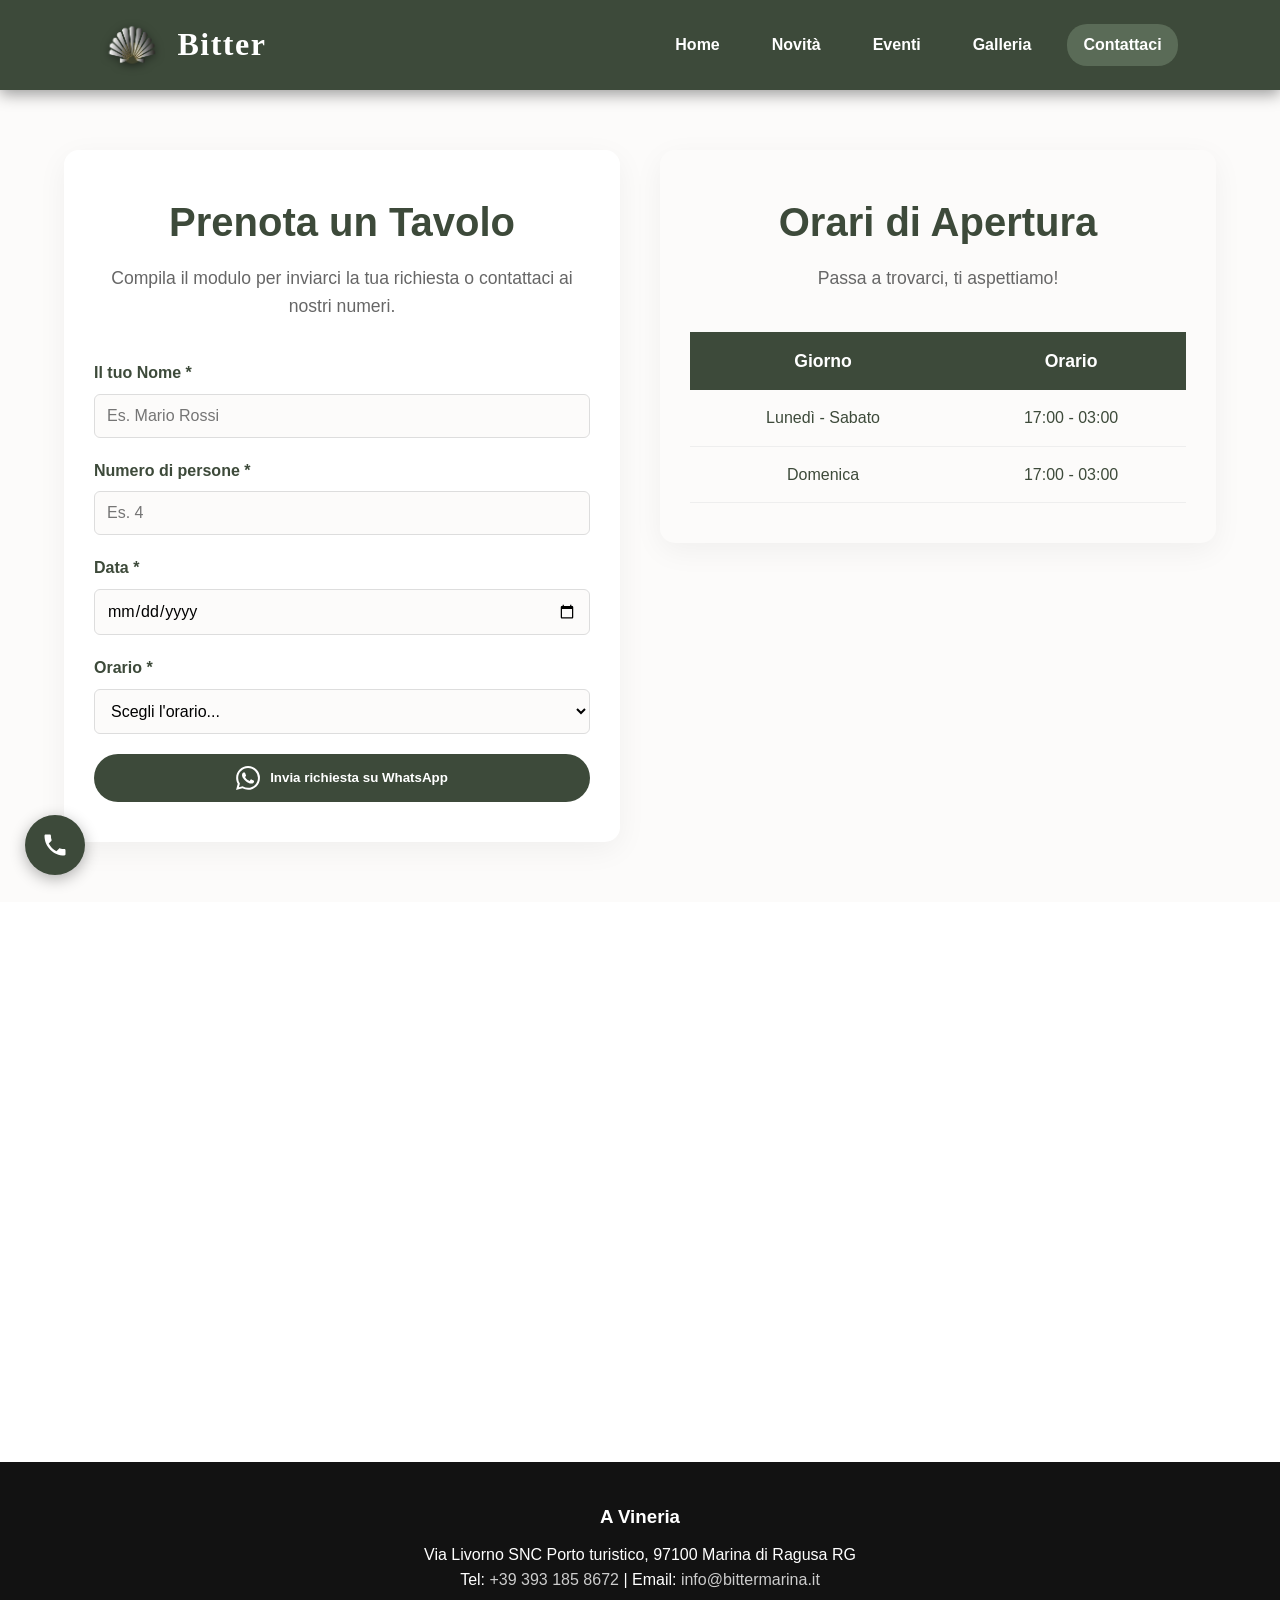
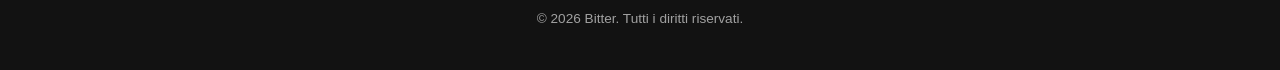
<file: contatti.html>
<!DOCTYPE html>
<html lang="it">

<head>
    <meta charset="UTF-8">
    <meta name="viewport" content="width=device-width, initial-scale=1.0">

    <title>Contatti | Bitter Marina di Ragusa</title>
    <meta name="description" content="Prenota il tuo tavolo o richiedi informazioni da Bitter a Marina di Ragusa.">
    <link rel="icon" href="img/icon.png" type="image/png">

    <link rel="stylesheet" href="style.css">
    <script src="script.js" defer></script>
</head>

<body>

    <header class="slim-header">
        <div class="header-overlay">
            <a href="index.html" class="logo-container" style="text-decoration: none;">
                <img src="img/logo.png" alt="Logo Bitter" class="logo" width="50" height="50">
                <h1>Bitter</h1>
            </a>

            <nav id="main-nav" role="navigation" aria-label="Menu principale">
                <a href="index.html">Home</a>
                <a href="index.html#novita">Novità</a>
                <a href="eventi.html">Eventi</a>
                <a href="index.html#galleria">Galleria</a>
                <a href="contatti.html" class="nav-highlight">Contattaci</a>
            </nav>
        </div>
    </header>

    <main id="main-content">

        <div class="contact-layout">
            <!-- SEZIONE CONTATTI & MODULO -->
            <section class="contact-section fade-in">
                <h2>Prenota un Tavolo</h2>
                <p class="section-subtitle">Compila il modulo per inviarci la tua richiesta o contattaci ai nostri
                    numeri.</p>

                <form id="wa-form" class="contact-form">
                    <div class="input-group">
                        <label for="wa-nome">Il tuo Nome *</label>
                        <input type="text" id="wa-nome" placeholder="Es. Mario Rossi" required aria-required="true">
                    </div>

                    <div class="input-group">
                        <label for="wa-persone">Numero di persone *</label>
                        <input type="number" id="wa-persone" min="1" max="20" placeholder="Es. 4" required
                            aria-required="true">
                    </div>

                    <div class="input-group">
                        <label for="wa-data">Data *</label>
                        <input type="date" id="wa-data" required aria-required="true">
                    </div>

                    <div class="input-group">
                        <label for="wa-orario">Orario *</label>
                        <select id="wa-orario" required aria-required="true">
                            <option value="" disabled selected>Scegli l'orario...</option>
                            <option value="17:00">17:00</option>
                            <option value="17:30">17:30</option>
                            <option value="18:00">18:00</option>
                            <option value="18:30">18:30</option>
                            <option value="19:00">19:00</option>
                            <option value="19:30">19:30</option>
                            <option value="20:00">20:00</option>
                            <option value="20:30">20:30</option>
                            <option value="21:00">21:00</option>
                            <option value="21:30">21:30</option>
                            <option value="22:00">22:00</option>
                            <option value="22:30">22:30</option>
                            <option value="23:00">23:00</option>
                            <option value="23:30">23:30</option>
                            <option value="00:00">00:00</option>
                            <option value="00:30">00:30</option>
                            <option value="01:00">01:00</option>
                            <option value="01:30">01:30</option>
                            <option value="02:00">02:00</option>
                            <option value="02:30">02:30</option>
                        </select>
                    </div>

                    <button type="submit" class="btn wa-btn">
                        <svg viewBox="0 0 24 24" width="24" height="24" fill="currentColor" aria-hidden="true">
                            <path
                                d="M17.472 14.382c-.297-.149-1.758-.867-2.03-.967-.273-.099-.471-.148-.67.15-.197.297-.767.966-.94 1.164-.173.199-.347.223-.644.075-.297-.15-1.255-.463-2.39-1.475-.883-.788-1.48-1.761-1.653-2.059-.173-.297-.018-.458.13-.606.134-.133.298-.347.446-.52.149-.174.198-.298.298-.497.099-.198.05-.371-.025-.52-.075-.149-.669-1.612-.916-2.207-.242-.579-.487-.5-.669-.51a12.8 12.8 0 0 0-.57-.01c-.198 0-.52.074-.792.372-.272.297-1.04 1.016-1.04 2.479 0 1.462 1.065 2.875 1.213 3.074.149.198 2.096 3.2 5.077 4.487.709.306 1.262.489 1.694.625.712.227 1.36.195 1.871.118.571-.085 1.758-.719 2.006-1.413.248-.694.248-1.289.173-1.413-.074-.124-.272-.198-.57-.347m-5.421 7.403h-.004a9.87 9.87 0 0 1-5.031-1.378l-.361-.214-3.741.982.998-3.648-.235-.374a9.86 9.86 0 0 1-1.51-5.26c.001-5.45 4.436-9.884 9.888-9.884 2.64 0 5.122 1.03 6.988 2.898a9.825 9.825 0 0 1 2.893 6.994c-.003 5.45-4.437 9.884-9.885 9.884m8.413-18.297A11.815 11.815 0 0 0 12.05 0C5.495 0 .16 5.335.157 11.892c0 2.096.547 4.142 1.588 5.945L.057 24l6.305-1.654a11.882 11.882 0 0 0 5.683 1.448h.005c6.554 0 11.89-5.335 11.893-11.893a11.821 11.821 0 0 0-3.48-8.413Z" />
                        </svg>
                        Invia richiesta su WhatsApp
                    </button>
                </form>
            </section>

            <!-- SEZIONE ORARI -->
            <section class="orari-section fade-in">
                <h2>Orari di Apertura</h2>
                <p class="section-subtitle">Passa a trovarci, ti aspettiamo!</p>

                <div class="table-container">
                    <table class="orari-table">
                        <thead>
                            <tr>
                                <th>Giorno</th>
                                <th>Orario</th>
                            </tr>
                        </thead>
                        <tbody>
                            <tr>
                                <td>Lunedì - Sabato</td>
                                <td>17:00 - 03:00</td>
                            </tr>
                            <tr>
                                <td>Domenica</td>
                                <td>17:00 - 03:00</td>
                            </tr>
                        </tbody>
                    </table>
                </div>
            </section>
        </div>

        <!-- Modale per gli avvisi -->
        <div id="custom-alert" class="modal-overlay" style="display: none;">
            <div class="modal-content">
                <h3 id="alert-title">Attenzione</h3>
                <p id="alert-message">Messaggio qui</p>
                <button id="close-alert" class="btn">Chiudi</button>
            </div>
        </div>

        <section class="map-section">
            <iframe src="https://www.google.com/maps?q=Via+Livorno+SNC+Porto+turistico,+97100+Marina+di+Ragusa+RG&output=embed"
                width="100%" height="400" style="border:0; display: block;" allowfullscreen="" loading="lazy"
                referrerpolicy="no-referrer-when-downgrade"
                title="Mappa posizione A Vineria, Via Livorno SNC Porto turistico, Marina di Ragusa">
            </iframe>
        </section>
    </main>

    <footer>
        <h3>A Vineria</h3>
        <p>Via Livorno SNC Porto turistico, 97100 Marina di Ragusa RG</p>
        <p>Tel: <a href="tel:+393931858672">+39 393 185 8672</a> | Email: <a
                href="mailto:info@bittermarina.it">info@bittermarina.it</a></p>
        <p class="copyright">© <span id="year"></span> Bitter. Tutti i diritti riservati.</p>
    </footer>

    <a href="tel:+393931858672" class="tel-floating" aria-label="Chiamaci ora">
        <svg viewBox="0 0 24 24" width="28" height="28" fill="currentColor">
            <path
                d="M6.62 10.79c1.44 2.83 3.76 5.14 6.59 6.59l2.2-2.2c.27-.27.67-.36 1.02-.24 1.12.37 2.33.57 3.57.57.55 0 1 .45 1 1V20c0 .55-.45 1-1 1-9.39 0-17-7.61-17-17 0-.55.45-1 1-1h3.5c.55 0 1 .45 1 1 0 1.25.2 2.45.57 3.57.11.35.03.74-.25 1.02l-2.2 2.2z" />
        </svg>
    </a>
</body>
<script>document.getElementById('year').textContent = new Date().getFullYear();</script>
<script src="script.js" defer></script>
</html>
</file>
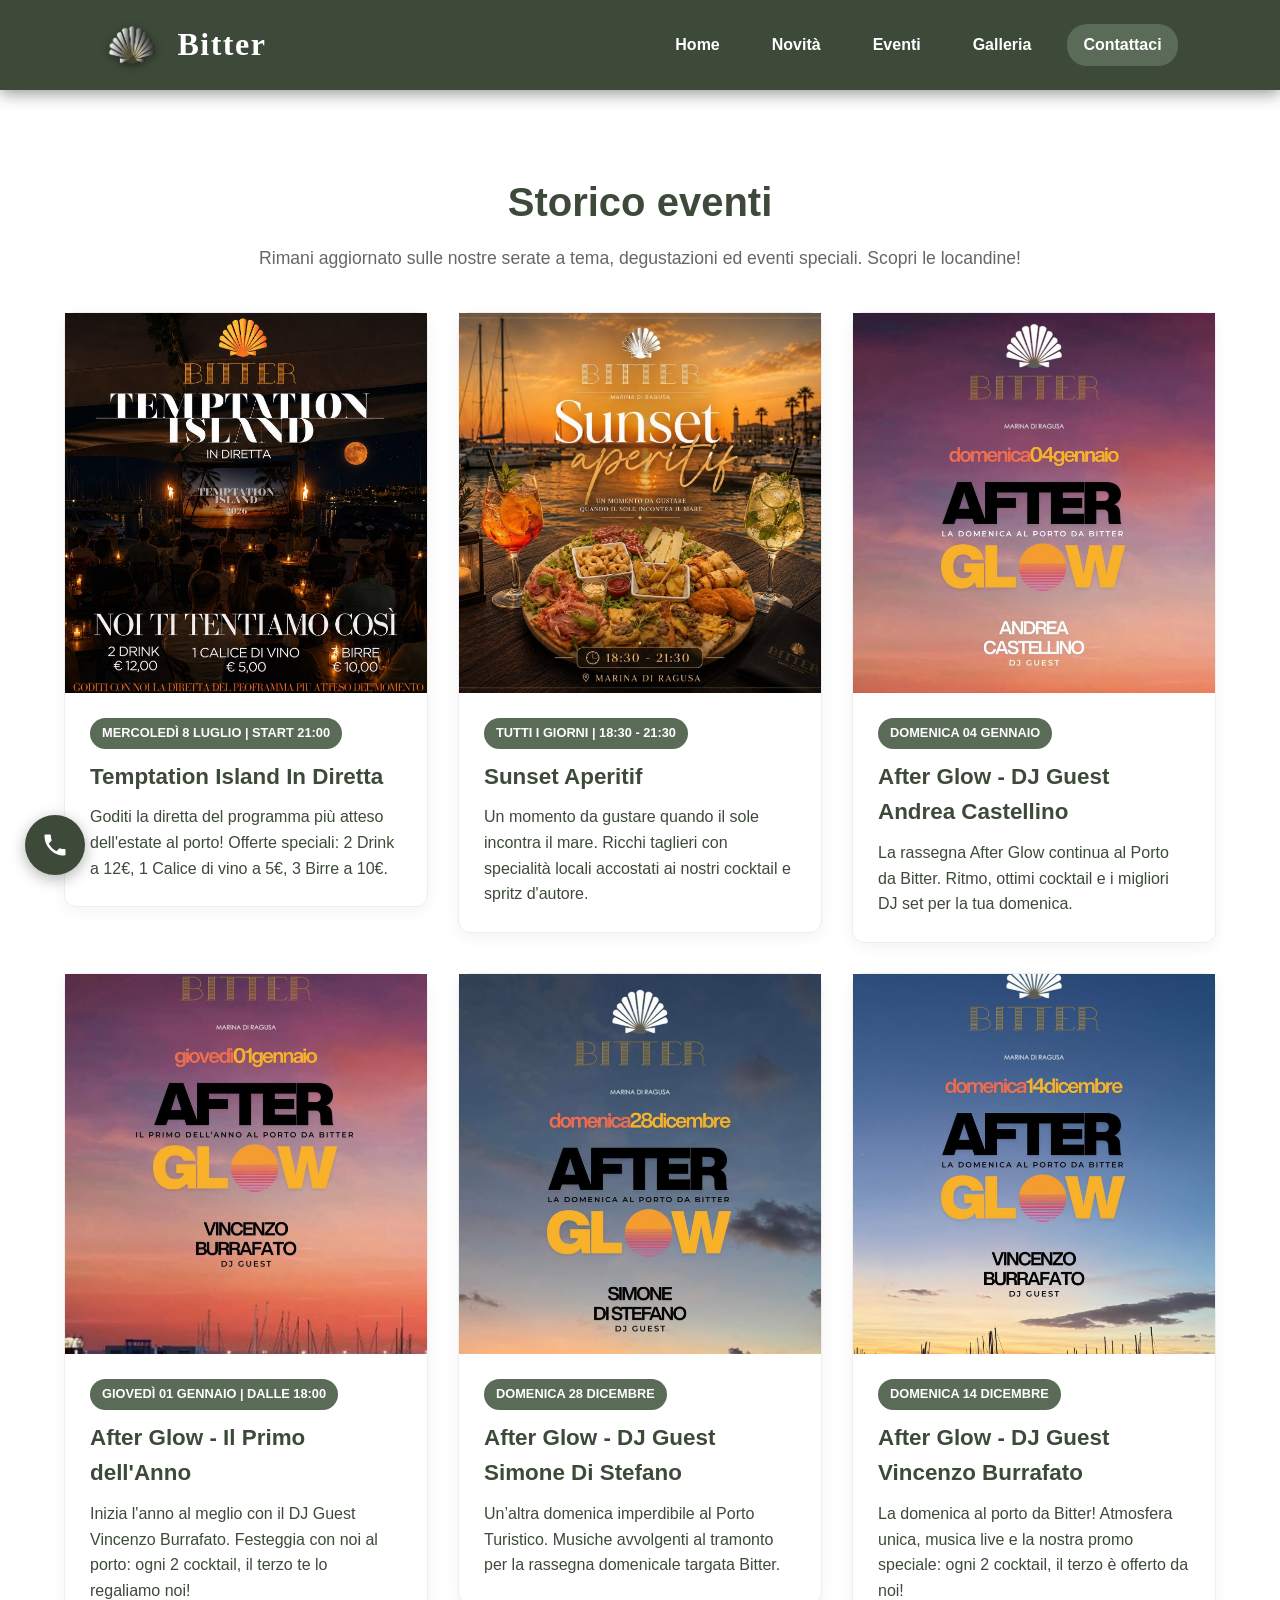
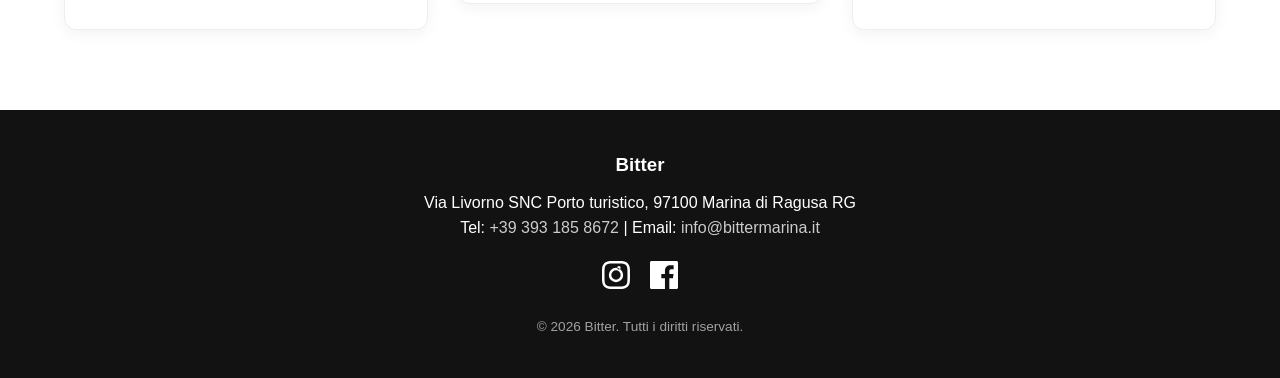
<file: eventi.html>
<!DOCTYPE html>
<html lang="it">

<head>
    <meta charset="UTF-8">
    <meta name="viewport" content="width=device-width, initial-scale=1.0">

    <title>Eventi & Storico | Bitter Marina di Ragusa</title>
    <meta name="description"
        content="Scopri i nostri eventi passati e futuri al Bitter di Marina di Ragusa: DJ Set, serate a tema e aperitivi al tramonto.">
    <link rel="icon" href="img/icon.png" type="image/png">

    <link rel="stylesheet" href="style.css">
</head>

<body>

    <!-- Testata ridotta per le pagine secondarie -->
    <header class="slim-header">
        <div class="header-overlay">
            <a href="index.html" class="logo-container" style="text-decoration: none;">
                <img src="img/logo.png" alt="Logo Bitter" class="logo" width="50" height="50">
                <h1>Bitter</h1>
            </a>

            <button class="hamburger" aria-expanded="false" aria-label="Apri menu principale" aria-controls="main-nav">
                <svg viewBox="0 0 24 24" width="30" height="30" fill="currentColor" aria-hidden="true">
                    <path d="M3 18h18v-2H3v2zm0-5h18v-2H3v2zm0-7v2h18V6H3z" />
                </svg>
            </button>

            <nav id="main-nav" role="navigation" aria-label="Menu principale">
                <a href="index.html">Home</a>
                <a href="index.html#novita">Novità</a>
                <a href="eventi.html">Eventi</a>
                <a href="index.html#galleria">Galleria</a>
                <a href="contatti.html" class="nav-highlight">Contattaci</a>
            </nav>
        </div>
    </header>

    <main id="main-content">

        <!-- SEZIONE STORICO EVENTI -->
        <section id="novita" class="news-section fade-in">
            <h2>Storico eventi</h2>
            <p class="section-subtitle">Rimani aggiornato sulle nostre serate a tema, degustazioni ed eventi speciali.
                Scopri le locandine!</p>

            <div class="news-container">

                <!-- Locandina 6: Temptation Island -->
                <div class="news-card">
                    <div class="poster-wrapper">
                        <img src="img/locandine/locandina6.jpg" alt="Bitter Temptation Island In Diretta"
                            class="event-poster">
                    </div>
                    <div class="news-details">
                        <span class="news-date">Mercoledì 8 Luglio | Start 21:00</span>
                        <h3>Temptation Island In Diretta</h3>
                        <p>Goditi la diretta del programma più atteso dell'estate al porto! Offerte speciali: 2 Drink a
                            12€, 1 Calice di vino a 5€, 3 Birre a 10€.</p>
                    </div>
                </div>

                <!-- Locandina 5: Sunset Aperitif -->
                <div class="news-card">
                    <div class="poster-wrapper">
                        <img src="img/locandine/locandina5.jpg" alt="Sunset Aperitif Bitter" class="event-poster">
                    </div>
                    <div class="news-details">
                        <span class="news-date">Tutti i giorni | 18:30 - 21:30</span>
                        <h3>Sunset Aperitif</h3>
                        <p>Un momento da gustare quando il sole incontra il mare. Ricchi taglieri con specialità locali
                            accostati ai nostri cocktail e spritz d'autore.</p>
                    </div>
                </div>

                <!-- Locandina 4: After Glow - Andrea Castellino -->
                <div class="news-card">
                    <div class="poster-wrapper">
                        <img src="img/locandine/locandina4.jpg" alt="After Glow con Andrea Castellino" class="event-poster">
                    </div>
                    <div class="news-details">
                        <span class="news-date">Domenica 04 Gennaio</span>
                        <h3>After Glow - DJ Guest Andrea Castellino</h3>
                        <p>La rassegna After Glow continua al Porto da Bitter. Ritmo, ottimi cocktail e i migliori DJ
                            set per la tua domenica.</p>
                    </div>
                </div>

                <!-- Locandina 3: Primo dell'Anno -->
                <div class="news-card">
                    <div class="poster-wrapper">
                        <img src="img/locandine/locandina3.jpg" alt="After Glow Primo dell'Anno" class="event-poster">
                    </div>
                    <div class="news-details">
                        <span class="news-date">Giovedì 01 Gennaio | Dalle 18:00</span>
                        <h3>After Glow - Il Primo dell'Anno</h3>
                        <p>Inizia l'anno al meglio con il DJ Guest Vincenzo Burrafato. Festeggia con noi al porto: ogni
                            2 cocktail, il terzo te lo regaliamo noi!</p>
                    </div>
                </div>

                <!-- Locandina 2: After Glow - Simone Di Stefano -->
                <div class="news-card">
                    <div class="poster-wrapper">
                        <img src="img/locandine/locandina2.jpg" alt="After Glow con Simone Di Stefano" class="event-poster">
                    </div>
                    <div class="news-details">
                        <span class="news-date">Domenica 28 Dicembre</span>
                        <h3>After Glow - DJ Guest Simone Di Stefano</h3>
                        <p>Un’altra domenica imperdibile al Porto Turistico. Musiche avvolgenti al tramonto per la
                            rassegna domenicale targata Bitter.</p>
                    </div>
                </div>

                <!-- Locandina 1: After Glow - Vincenzo Burrafato -->
                <div class="news-card">
                    <div class="poster-wrapper">
                        <img src="img/locandine/locandina1.jpg" alt="After Glow con Vincenzo Burrafato"
                            class="event-poster">
                    </div>
                    <div class="news-details">
                        <span class="news-date">Domenica 14 Dicembre</span>
                        <h3>After Glow - DJ Guest Vincenzo Burrafato</h3>
                        <p>La domenica al porto da Bitter! Atmosfera unica, musica live e la nostra promo speciale: ogni
                            2 cocktail, il terzo è offerto da noi!</p>
                    </div>
                </div>

                

               

                

                

            </div>
        </section>

    </main>

    <!-- FOOTER AGGIORNATO CON DATI BITTER -->
    <footer>
        <h3>Bitter</h3>
        <p>Via Livorno SNC Porto turistico, 97100 Marina di Ragusa RG</p>
        <p>Tel: <a href="tel:+393931858672">+39 393 185 8672</a> | Email: <a
                href="mailto:info@bittermarina.it">info@bittermarina.it</a></p>

        <div class="social-links">
            <a href="https://www.instagram.com/bitter_marinadrg/" target="_blank" aria-label="Seguici su Instagram">
                <svg viewBox="0 0 24 24" width="28" height="28" fill="currentColor">
                    <path
                        d="M12 2.163c3.204 0 3.584.012 4.85.07 3.252.148 4.771 1.691 4.919 4.919.058 1.265.069 1.645.069 4.849 0 3.205-.012 3.584-.069 4.849-.149 3.225-1.664 4.771-4.919 4.919-1.266.058-1.644.07-4.85.07-3.204 0-3.584-.012-4.849-.07-3.26-.149-4.771-1.699-4.919-4.92-.058-1.265-.07-1.644-.07-4.849 0-3.204.013-3.583.07-4.849.149-3.227 1.664-4.771 4.919-4.919 1.266-.057 1.645-.069 4.849-.069zM12 0C8.741 0 8.333.014 7.053.072 2.695.272.273 2.69.073 7.052.014 8.333 0 8.741 0 12c0 3.259.014 3.668.072 4.948.2 4.358 2.618 6.78 6.98 6.98C8.333 23.986 8.741 24 12 24c3.259 0 3.668-.014 4.948-.072 4.354-.2 6.782-2.618 6.979-6.98.059-1.28.073-1.689.073-4.948 0-3.259-.014-3.667-.072-4.947-.196-4.354-2.617-6.78-6.979-6.98C15.668.014 15.259 0 12 0zm0 5.838a6.162 6.162 0 100 12.324 6.162 6.162 0 000-12.324zM12 16a4 4 0 110-8 4 4 0 010 8zm3.98-10.169a1.44 1.44 0 11-2.88 0 1.44 1.44 0 012.88 0z" />
                </svg>
            </a>
            <a href="https://www.facebook.com/bittermarinadiragusa" target="_blank" aria-label="Seguici su Facebook">
                <svg viewBox="0 0 24 24" width="28" height="28" fill="currentColor">
                    <path
                        d="M22.675 0H1.325C.593 0 0 .593 0 1.325v21.351C0 23.407.593 24 1.325 24H12.82v-9.294H9.692v-3.622h3.128V8.413c0-3.1 1.893-4.788 4.659-4.788 1.325 0 2.463.099 2.795.143v3.24l-1.918.001c-1.504 0-1.795.715-1.795 1.763v2.313h3.587l-.467 3.622h-3.12V24h6.116c.73 0 1.323-.593 1.323-1.325V1.325C24 .593 23.407 0 22.675 0z" />
                </svg>
            </a>
        </div>
        <p class="copyright">© <span id="year"></span> Bitter. Tutti i diritti riservati.</p>
    </footer>

    <!-- BOTTONE CORNETTA TELEFONICA FLUTTUANTE -->
    <a href="tel:+393931858672" class="tel-floating" aria-label="Chiamaci ora">
        <svg viewBox="0 0 24 24" width="28" height="28" fill="currentColor">
            <path
                d="M6.62 10.79c1.44 2.83 3.76 5.14 6.59 6.59l2.2-2.2c.27-.27.67-.36 1.02-.24 1.12.37 2.33.57 3.57.57.55 0 1 .45 1 1V20c0 .55-.45 1-1 1-9.39 0-17-7.61-17-17 0-.55.45-1 1-1h3.5c.55 0 1 .45 1 1 0 1.25.2 2.45.57 3.57.11.35.03.74-.25 1.02l-2.2 2.2z" />
        </svg>
    </a>

    <script>document.getElementById('year').textContent = new Date().getFullYear();</script>
    <script src="script.js" defer></script>

</body>

</html>
</file>
<file: style.css>
@view-transition {
    navigation: auto;
}

::view-transition-old(root) {
    animation: fade-out .25s ease;
}

::view-transition-new(root) {
    animation: fade-in .50s ease;
}

@keyframes fade-in {
    from {
        opacity: 0;
    }

    to {
        opacity: 1;
    }
}

@keyframes fade-out {
    from {
        opacity: 1;
    }

    to {
        opacity: 0;
    }
}

:root {
    --primary: #3d4a3a;
    --primary-hover: #2d382b;
    --secondary: #5a6b57;
    --secondary-hover: #465443;
    --bg-color: #fcfbfa;
    --text-dark: #3d4a3a;
    --whatsapp: #25D366;
    --whatsapp-hover: #128C7E;
}

html {
    scroll-behavior: smooth;
}

* {
    margin: 0;
    padding: 0;
    box-sizing: border-box;
    font-family: 'Segoe UI', Tahoma, Geneva, Verdana, sans-serif;
}

body {
    background-color: var(--bg-color);
    color: var(--text-dark);
    line-height: 1.6;
    overflow-x: hidden;
}

/* --- BARRA DI NAVIGAZIONE --- */
.header-overlay {
    position: fixed;
    top: 0;
    left: 0;
    width: 100%;
    padding: 15px 8%;
    display: flex;
    justify-content: space-between;
    align-items: center;
    background: var(--primary);
    backdrop-filter: blur(10px);
    z-index: 1000;
    box-shadow: 0 4px 15px rgba(0, 0, 0, 0.4);
    transition: all 0.3s ease;
}

.logo-container {
    display: flex;
    align-items: center;
    gap: 15px;
    z-index: 1001;
}

header img.logo {
    height: 60px;
    width: auto;
    object-fit: contain;
    filter: drop-shadow(0px 2px 4px rgba(0, 0, 0, 0.5));
    border-radius: 50%;
}

header h1 {
    color: #fff;
    font-size: clamp(1.5rem, 3vw, 2rem);
    font-weight: 700;
    letter-spacing: 1.5px;
    font-family: Georgia, 'Times New Roman', Times, serif;
}

nav {
    display: flex;
    align-items: center;
}

nav a {
    position: relative;
    margin-left: 20px;
    padding: 8px 16px;
    border-radius: 20px;
    color: #fff;
    text-decoration: none;
    font-weight: 600;
    transition: transform 0.3s ease, color 0.3s ease;
}

nav a::before {
    content: "";
    position: absolute;
    inset: 0;
    background: var(--secondary);
    border-radius: inherit;
    opacity: 0;
    transform: scale(0.85);
    transition: opacity 0.3s ease, transform 0.3s ease;
    z-index: -1;
}

nav a:hover {
    color: white;
    transform: scale(0.95);
}

nav a:hover::before,
.nav-highlight::before {
    opacity: 1;
    transform: scale(1);
}

.nav-highlight::before {
    background: var(--secondary);
}

/* --- HERO SECTION --- */
.main-header {
    width: 100%;
    min-height: 70vh;
    background: linear-gradient(rgba(0, 0, 0, 0.7), rgba(0, 0, 0, 0.5)), url('img/header.jpg') center/cover no-repeat;
    position: relative;
    display: flex;
    flex-direction: column;
    padding-top: 100px;
}

.slim-header {
    min-height: 10vh;
}

.hero-content {
    flex: 1;
    display: flex;
    flex-direction: column;
    justify-content: center;
    align-items: center;
    text-align: center;
    padding: 40px 5%;
    color: white;
}

/* Layout diviso per la Home */
.split-layout {
    display: flex;
    flex-direction: row;
    align-items: center;
    justify-content: space-between;
    max-width: 1200px;
    margin: 0 auto;
    width: 100%;
    gap: 3rem;
}

.hero-text {
    flex: 1;
    text-align: left;
    display: flex;
    flex-direction: column;
    align-items: flex-start;
}

.hero-text h2 {
    font-size: clamp(2.2rem, 5vw, 3.5rem);
    text-shadow: 2px 2px 10px rgba(0, 0, 0, 0.8);
    margin-bottom: 15px;
    font-family: Georgia, serif;
    line-height: 1.2;
}

.hero-text p {
    font-size: clamp(1rem, 2vw, 1.2rem);
    text-shadow: 1px 1px 5px rgba(0, 0, 0, 0.8);
    max-width: 600px;
    margin-bottom: 30px;
}

.booking-link {
    display: inline-block;
    transition: transform 0.3s ease;
}

.booking-link:hover {
    transform: scale(1.02);
}

.booking-img {
    max-width: 100%;
    height: auto;
    border-radius: 12px;
    box-shadow: 0 4px 15px rgba(0, 0, 0, 0.2);
}

.hero-icons {
    flex: 1;
    display: flex;
    flex-direction: column;
    gap: 1.8rem;
    align-items: center;
    width: 100%;
}

.hero-icon-link {
    display: flex;
    align-items: center;
    gap: 1.5rem;
    text-decoration: none;
    color: var(--bg-color);
    font-size: 1.4rem;
    font-weight: bold;
    background: rgba(28, 28, 28, 0.7);
    padding: 1rem 2rem;
    border-radius: 50px;
    width: 100%;
    max-width: 350px;
    transition: all 0.3s ease;
    border: 1px solid var(--secondary);
}

.hero-icon-link:hover {
    transform: translateY(-5px);
    background: var(--primary);
    box-shadow: 0 8px 20px rgba(0, 0, 0, 0.3);
}

.hero-icon-link img {
    width: 50px;
    height: 50px;
    border-radius: 50%;
    object-fit: cover;
}

/* Modale e Bottoni Generici */
.modal-overlay {
    position: fixed;
    top: 0;
    left: 0;
    width: 100%;
    height: 100%;
    background: rgba(0, 0, 0, 0.7);
    display: flex;
    justify-content: center;
    align-items: center;
    z-index: 2000;
}

.modal-content {
    background: white;
    padding: 30px;
    border-radius: 15px;
    text-align: center;
    max-width: 400px;
    width: 90%;
    box-shadow: 0 10px 30px rgba(0, 0, 0, 0.3);
    animation: fade-in 0.3s ease;
}

.modal-content h3 {
    color: var(--primary);
    margin-bottom: 15px;
}

.modal-content button {
    margin-top: 20px;
    width: 100%;
}

.btn {
    padding: 12px 28px;
    background: var(--primary);
    color: #fff;
    text-decoration: none;
    border-radius: 30px;
    font-weight: bold;
    display: inline-flex;
    align-items: center;
    gap: 10px;
    border: none;
    cursor: pointer;
    transition: background 0.3s, transform 0.2s;
}

.btn:hover {
    transform: translateY(-3px);
}

.hero-btn {
    background: var(--secondary);
    color: var(--text-dark);
    font-size: 1.1rem;
}

.hero-btn:hover {
    background: var(--secondary-hover);
    color: #fff;
}

/* --- SEZIONI GENERICHE --- */
section {
    padding: 80px 5%;
    text-align: center;
    background: white;
}

section:nth-of-type(even) {
    background: var(--bg-color);
}

section h2 {
    color: var(--primary);
    font-size: clamp(1.8rem, 4vw, 2.5rem);
    margin-bottom: 10px;
}

.section-subtitle {
    color: #666;
    margin-bottom: 40px;
    font-size: clamp(1rem, 2vw, 1.1rem);
}

.services-grid,
.news-container {
    display: flex;
    gap: 30px;
    justify-content: center;
    flex-wrap: wrap;
}

.news-container {
    align-items: stretch;
}

.poster-wrapper {
    width: 100%;
    height: 380px;
    overflow: hidden;
    background-color: #1a1a1a;
}

.service-card,
.news-card {
    background: var(--bg-color);
    padding: 30px 20px;
    border-radius: 12px;
    flex: 1 1 300px;
    max-width: 400px;
    box-shadow: 0 4px 15px rgba(0, 0, 0, 0.05);
    transition: transform 0.3s ease, box-shadow 0.3s ease;
    border: 1px solid #eee;
}

.service-card:hover,
.news-card:hover {
    transform: translateY(-8px);
    box-shadow: 0 10px 25px rgba(0, 0, 0, 0.1);
}

.news-card {
    padding: 0;
    background: white;
    text-align: left;
    height: 100%;
}

.service-icon {
    font-size: 3rem;
    margin-bottom: 15px;
}

.service-card h3 {
    color: var(--primary);
    margin-bottom: 10px;
}

.service-header {
    display: flex;
    gap: 20px;
    align-items: center;
    justify-content: center;
}

.event-poster {
    width: 100%;
    height: 100%;
    object-fit: cover;
    object-position: center top;
}

.news-details {
    padding: 25px;
}

.news-date {
    display: inline-block;
    background: var(--secondary);
    color: white;
    font-size: 0.8rem;
    font-weight: bold;
    padding: 5px 12px;
    border-radius: 20px;
    margin-bottom: 10px;
    text-transform: uppercase;
}

.news-details h3 {
    font-size: 1.4rem;
    color: var(--primary);
    margin-bottom: 10px;
}

/* --- GALLERIA --- */
.slider-container {
    position: relative;
    display: flex;
    align-items: center;
    max-width: 100%;
    margin: 40px auto 0 auto;
}

.slider-wrapper {
    overflow: hidden;
    width: 100%;
    padding: 10px 0;
}

.slider-track {
    display: flex;
    gap: 20px;
    transition: transform 0.5s cubic-bezier(0.25, 1, 0.5, 1);
}

.slider-track img {
    width: calc((100% - 60px) / 4);
    flex-shrink: 0;
    height: 300px;
    object-fit: cover;
    border-radius: 12px;
    transition: transform 0.3s ease, box-shadow 0.3s ease;
}

.slider-track img:hover {
    transform: scale(1.03);
    box-shadow: 0 10px 20px rgba(0, 0, 0, 0.15);
}

.slider-btn {
    background: var(--primary);
    color: white;
    border: none;
    width: 45px;
    height: 45px;
    cursor: pointer;
    border-radius: 50%;
    position: absolute;
    z-index: 10;
    display: grid;
    place-items: center;
    box-shadow: 0 4px 10px rgba(0, 0, 0, 0.2);
}

.prev-btn {
    left: -15px;
}

.next-btn {
    right: -15px;
}

/* --- CONTATTI E ORARI --- */
.contact-layout {
    display: flex;
    flex-wrap: wrap;
    gap: 40px;
    padding: 60px 5%;
    justify-content: center;
    align-items: flex-start;
}

.contact-section,
.orari-section {
    flex: 1 1 320px;
    max-width: 600px;
    text-align: center;
    background: white;
    padding: 40px 30px;
    border-radius: 15px;
    box-shadow: 0 8px 30px rgba(0, 0, 0, 0.05);
}

.input-group {
    margin-bottom: 20px;
    text-align: left;
}

.input-group label {
    display: block;
    margin-bottom: 8px;
    font-weight: 600;
}

.input-group input,
.input-group select,
.input-group textarea {
    width: 100%;
    padding: 12px;
    border: 1px solid #ddd;
    border-radius: 6px;
    font-size: 1rem;
    background: var(--bg-color);
}

.input-group input:focus,
.input-group select:focus,
.input-group textarea:focus {
    outline: none;
    border-color: var(--primary);
    background: white;
}

.wa-btn {
    width: 100%;
    justify-content: center;
    background: var(--primary);
}

.wa-btn:hover {
    background: var(--primary-hover);
}

.orari-table {
    width: 100%;
    border-collapse: collapse;
    margin-top: 20px;
}

.orari-table th {
    background-color: var(--primary);
    color: white;
    padding: 15px;
    font-size: 1.1rem;
}

.orari-table td {
    padding: 15px;
    border-bottom: 1px solid #eee;
    font-weight: 500;
}

.closed-day td {
    color: #b93a3a;
    font-weight: bold;
}

/* --- FOOTER --- */
footer {
    background: #121212;
    color: #fff;
    text-align: center;
    padding: 40px 20px;
}

footer h3 {
    margin-bottom: 10px;
    color: white;
}

footer a {
    color: #ccc;
    text-decoration: none;
    transition: 0.3s;
}

footer a:hover {
    color: var(--secondary);
}

.social-links {
    margin: 20px 0;
    display: flex;
    justify-content: center;
    gap: 20px;
}

.social-links a {
    color: #fff;
}

.social-links a:hover {
    color: var(--secondary);
}

.copyright {
    margin-top: 15px;
    font-size: 0.85rem;
    opacity: 0.6;
}

/* --- PAGINA MENU --- */
.menu-page {
    padding-top: 130px;
    /* Più respiro sotto la navbar */
    padding-bottom: 4rem;
    max-width: 1250px;
    margin: 0 auto;
    background-color: transparent;
    padding-left: 5%;
    padding-right: 5%;
}

/* Titolo e Intestazione Menu (Stile Glass/Premium) */
.menu-intro {
    text-align: center;
    background: rgba(255, 255, 255, 0.9);
    padding: 2.5rem 2rem;
    margin-bottom: 3.5rem;
    border-radius: 20px;
    box-shadow: 0 10px 30px rgba(0, 0, 0, 0.03);
    backdrop-filter: blur(10px);
}

.menu-intro h2 {
    font-size: clamp(2.2rem, 5vw, 3.2rem);
    color: var(--primary);
    margin-bottom: 0.5rem;
    font-family: Georgia, 'Times New Roman', Times, serif;
    letter-spacing: 1px;
    text-transform: uppercase;
}

.service-cover-note {
    font-size: 1.15rem;
    font-style: italic;
    color: var(--secondary);
    position: relative;
    display: inline-block;
    padding-bottom: 5px;
}

.service-cover-note::after {
    content: '';
    position: absolute;
    bottom: 0;
    left: 50%;
    transform: translateX(-50%);
    width: 50px;
    height: 2px;
    background: var(--secondary);
    border-radius: 2px;
}

/* Categorie del Menu */
.menu-category {
    margin-bottom: 4rem;
    padding: 2.5rem;
    border-radius: 20px;
    background: #ffffff;
    box-shadow: 0 15px 35px rgba(0, 0, 0, 0.04);
    border: 1px solid rgba(61, 74, 58, 0.08);
    position: relative;
}

.category-title {
    font-size: 2rem;
    color: var(--primary);
    padding-bottom: 1rem;
    margin-bottom: 1rem;
    text-align: left;
    font-family: Georgia, serif;
    position: relative;
    display: inline-block;
}

/* Elegante separatore sfumato sotto i titoli di categoria */
.category-title::after {
    content: '';
    position: absolute;
    bottom: 0;
    left: 0;
    width: 100%;
    height: 3px;
    background: linear-gradient(90deg, var(--primary) 0%, transparent 100%);
    border-radius: 3px;
}

.category-description {
    color: #666;
    margin-bottom: 2.5rem;
    text-align: left;
    font-size: 1.05rem;
    max-width: 800px;
    line-height: 1.7;
}

/* Griglia Card del Menu */
.menu-grid {
    display: grid;
    grid-template-columns: repeat(auto-fit, minmax(280px, 1fr));
    gap: 2rem;
}

/* Design rinnovato delle Menu Card */
.menu-card {
    background-color: #ffffff;
    border-radius: 16px;
    overflow: hidden;
    box-shadow: 0 8px 20px rgba(0, 0, 0, 0.05);
    border: 1px solid rgba(0, 0, 0, 0.03);
    display: flex;
    flex-direction: column;
    transition: all 0.4s cubic-bezier(0.175, 0.885, 0.32, 1.275);
    position: relative;
}

.menu-card:hover {
    transform: translateY(-8px);
    box-shadow: 0 15px 35px rgba(0, 0, 0, 0.12);
    border-color: rgba(90, 107, 87, 0.2);
}

.menu-img {
    width: 100%;
    height: 220px;
    object-fit: cover;
    transition: transform 0.6s ease;
}

.menu-card:hover .menu-img {
    transform: scale(1.08);
    /* Effetto Zoom all'hover */
}

.menu-card-body {
    padding: 1.5rem;
    display: flex;
    flex-direction: column;
    justify-content: flex-start;
    flex-grow: 1;
    text-align: left;
    background: linear-gradient(to bottom, #ffffff 0%, #fcfbfa 100%);
}

.menu-card-header {
    display: flex;
    justify-content: space-between;
    align-items: flex-start;
    margin-bottom: 1rem;
    gap: 15px;
}

.menu-card-header h4 {
    font-size: 1.3rem;
    margin: 0;
    color: var(--primary);
    font-family: Georgia, serif;
    line-height: 1.3;
}

/* Badge Prezzo */
.menu-card-header .price {
    font-weight: 700;
    font-size: 1.1rem;
    color: #ffffff;
    background-color: var(--secondary);
    padding: 6px 14px;
    border-radius: 20px;
    box-shadow: 0 3px 10px rgba(90, 107, 87, 0.3);
    white-space: nowrap;
}

.ingredients {
    font-size: 0.95rem;
    color: #555;
    line-height: 1.6;
    margin: 0;
    border-top: 1px dashed rgba(0, 0, 0, 0.1);
    padding-top: 1rem;
    margin-top: auto;
    /* Mantiene gli ingredienti in basso se l'altezza varia */
}


/* --- CORNETTA TELEFONICA --- */
.tel-floating {
    position: fixed;
    bottom: 25px;
    left: 25px;
    background: var(--primary);
    color: white;
    width: 60px;
    height: 60px;
    border-radius: 50%;
    display: grid;
    place-items: center;
    box-shadow: 0 4px 15px rgba(0, 0, 0, 0.3);
    z-index: 1000;
    transition: transform 0.3s, background 0.3s;
}

.tel-floating:hover {
    transform: scale(1.1) rotate(-10deg);
    background: var(--primary-hover);
}

/* --- RESPONSIVE --- */
.hamburger {
    display: none;
    background: none;
    border: none;
    color: #fff;
    cursor: pointer;
    z-index: 1001;
}

@media (max-width: 992px) {
    .slider-track img {
        width: calc((100% - 20px) / 2);
    }
}

@media (max-width: 768px) {
    .hamburger {
        display: block;
    }

    #main-nav {
        position: fixed;
        top: 0;
        right: -100%;
        width: 100%;
        height: 100vh;
        background: rgba(28, 28, 28, 0.98);
        display: flex;
        flex-direction: column;
        justify-content: center;
        align-items: center;
        transition: right 0.4s cubic-bezier(0.4, 0, 0.2, 1);
        z-index: -1;
    }

    #main-nav.active {
        right: 0;
    }

    nav a {
        margin: 15px 0;
        font-size: 1.5rem;
    }

    .header-overlay {
        padding: 15px 5%;
    }

    .contact-layout {
        padding: 40px 5%;
    }

    .slider-track img {
        width: 100%;
    }

    .prev-btn {
        left: 0;
    }

    .next-btn {
        right: 0;
    }

    /* Adattamento Hero per Mobile */
    .split-layout {
        flex-direction: column;
        text-align: center;
        gap: 2rem;
    }

    .hero-text {
        align-items: center;
        text-align: center;
    }

    .hero-icon-link {
        width: 100%;
        justify-content: flex-start;
    }

    /* Adattamento Menu per Mobile aggiornato per il nuovo design */
    .menu-page {
        padding-top: 100px;
        padding-left: 4%;
        padding-right: 4%;
    }

    .menu-category {
        padding: 1.5rem;
        border-radius: 16px;
    }

    .menu-intro {
        padding: 1.5rem 1rem;
    }

    .category-title {
        font-size: 1.6rem;
    }
}
</file>
